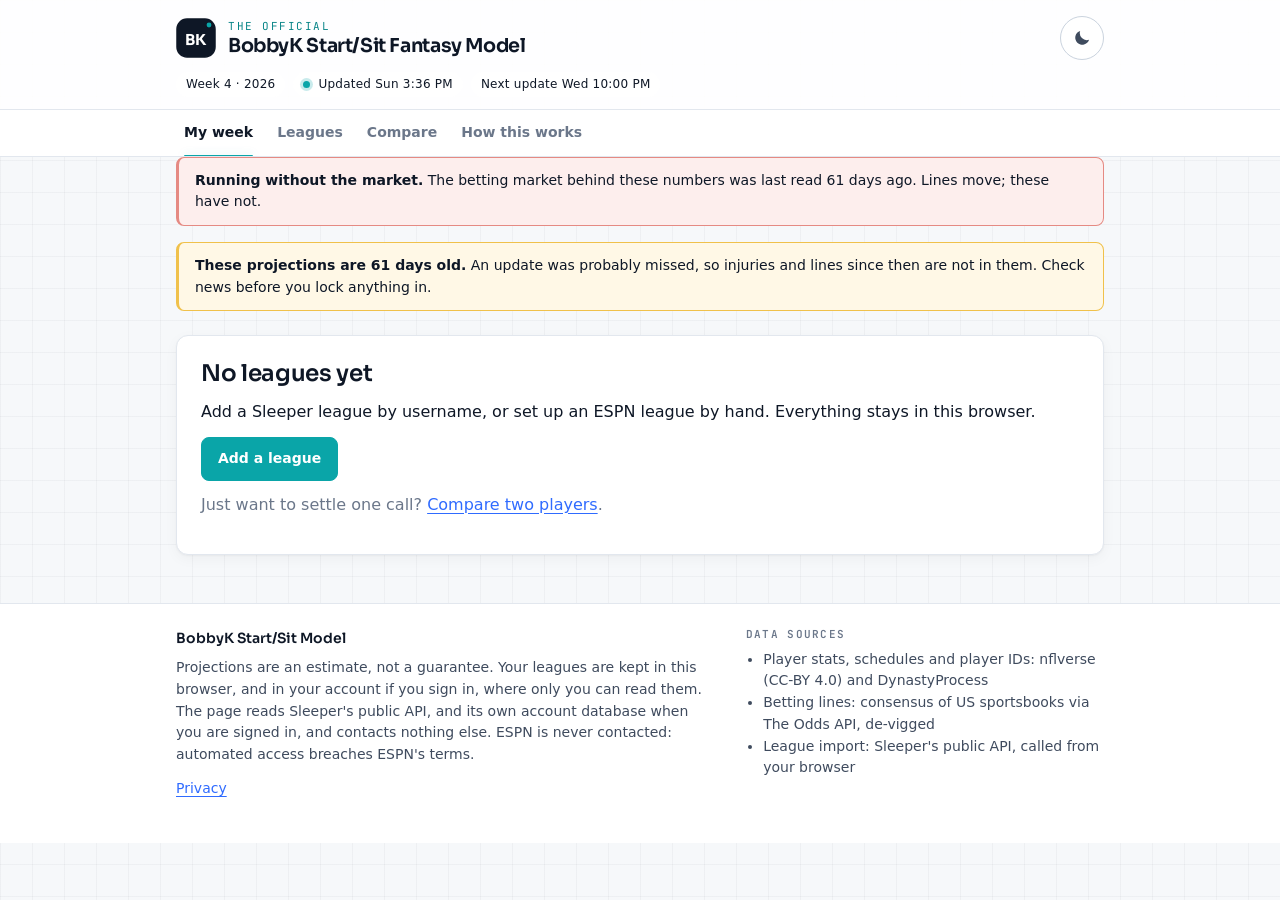
<file: index.html>
<!doctype html>
<html lang="en" data-theme="light">
<head>
<meta charset="utf-8">
<meta name="viewport" content="width=device-width, initial-scale=1">
<meta name="description" content="Start/sit calls for your fantasy lineup from the BobbyK Start/Sit Model, scored with your league's own settings.">
<meta name="theme-color" content="#F6F8FA">
<title>BobbyK Start/Sit Model</title>
<script src="theme.js?v=cae3276f67"></script>
<link rel="stylesheet" href="style.css?v=b65d84ca06">
</head>
<body>
<a class="skip" href="#main">Skip to content</a>
<header class="site-header">
  <div class="wrap header-top">
    <a class="brand" href="./" aria-label="The Official BobbyK Start/Sit Fantasy Model - home">
      <svg class="mark" viewBox="0 0 40 40" aria-hidden="true" focusable="false">
        <rect x="1" y="1" width="38" height="38" rx="10" class="mark-plate"/>
        <text x="19" y="26.5" text-anchor="middle" class="mark-text">BK</text>
        <circle cx="33" cy="7" r="2.4" class="mark-dot"/>
      </svg>
      <span class="brand-text">
        <span class="brand-kicker">The Official</span>
        <span class="brand-name">BobbyK Start/Sit Fantasy Model</span>
      </span>
    </a>
    <button type="button" id="theme-toggle" class="icon-btn" data-action="toggle-theme" aria-label="Switch to dark theme" aria-pressed="false">
      <svg class="icon icon-moon" viewBox="0 0 24 24" aria-hidden="true" focusable="false"><path d="M20.5 14.2A8.5 8.5 0 0 1 9.8 3.5a8.5 8.5 0 1 0 10.7 10.7Z"/></svg>
      <svg class="icon icon-sun" viewBox="0 0 24 24" aria-hidden="true" focusable="false"><circle cx="12" cy="12" r="4.2"/><path d="M12 2.5v2.2M12 19.3v2.2M2.5 12h2.2M19.3 12h2.2M5.3 5.3l1.6 1.6M17.1 17.1l1.6 1.6M5.3 18.7l1.6-1.6M17.1 6.9l1.6-1.6"/></svg>
    </button>
  </div>
  <div class="wrap header-data">
    <div class="status-row">
      <p id="week" class="chip chip-week">Loading&hellip;</p>
      <p id="meta" class="meta"></p>
    </div>
    <div id="accuracy"></div>
    <div id="account" class="account" aria-live="polite"></div>
  </div>
  <nav class="tabs" aria-label="Sections">
    <div class="wrap tabs-inner">
      <button type="button" data-view="week" aria-current="page">My week</button>
      <button type="button" data-view="leagues" aria-current="false">Leagues</button>
      <button type="button" data-view="compare" aria-current="false">Compare</button>
      <button type="button" data-view="how" aria-current="false">How this works</button>
    </div>
  </nav>
</header>

<div class="wrap">
  <div id="market-banner" class="notice notice-bad" role="status" hidden></div>
      <div id="stale-banner" class="notice notice-warn" role="status" hidden></div>
  <div id="sample-banner" class="notice notice-warn sample-banner" role="status" hidden>
    <strong>Sample data.</strong> This week's projections file is not published yet, so everything below uses invented numbers. Do not set a lineup from it.
  </div>
  <main id="main" tabindex="-1">
    <noscript><div class="notice notice-bad">This page needs JavaScript: every calculation runs in your browser.</div></noscript>
  </main>
</div>

<footer class="site-footer">
  <div class="wrap footer-grid">
    <div>
      <p class="footer-brand">BobbyK Start/Sit Model</p>
      <p>Projections are an estimate, not a guarantee. Your leagues are kept in this browser, and in your account if you sign in, where only you can read them. The page reads Sleeper's public API, and its own account database when you are signed in, and contacts nothing else. ESPN is never contacted: automated access breaches ESPN's terms.</p>
      <p><a href="privacy.html">Privacy</a></p>
    </div>
    <div>
      <h2 class="footer-head">Data sources</h2>
      <ul id="attribution" class="attribution"></ul>
    </div>
  </div>
</footer>
<script src="supabase.js?v=73964228a2"></script>
<script src="screenshot-import.js?v=59974bf2cd"></script>
<script src="app.js?v=fba1ea746e"></script>
</body>
</html>
</file>
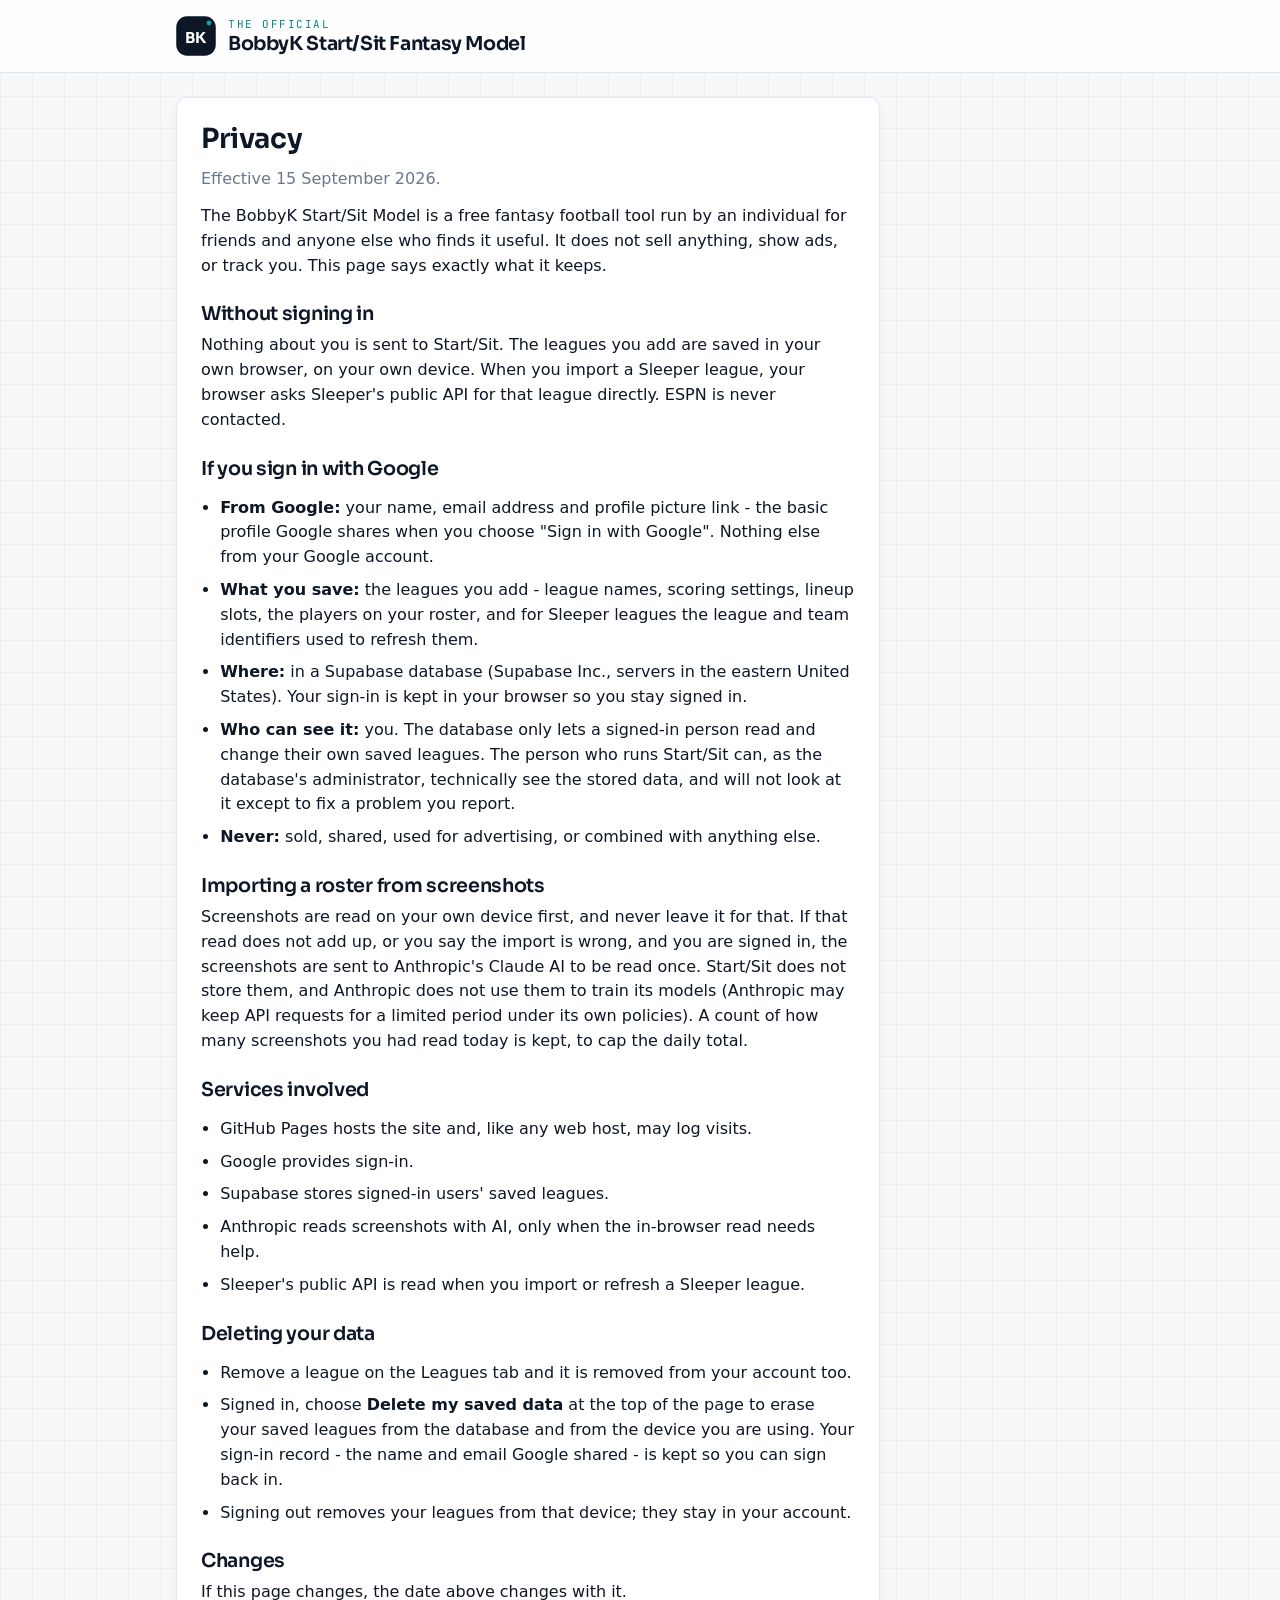
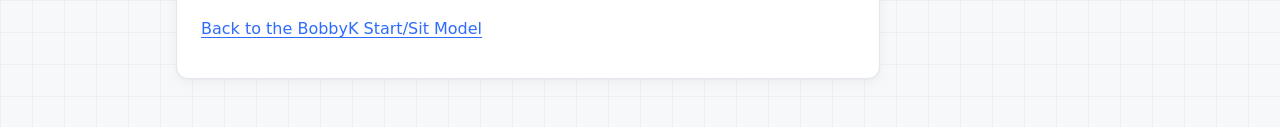
<file: privacy.html>
<!doctype html>
<html lang="en" data-theme="light">
<head>
<meta charset="utf-8">
<meta name="viewport" content="width=device-width, initial-scale=1">
<meta name="description" content="What Start/Sit stores about you, where, and how to delete it.">
<title>Privacy - BobbyK Start/Sit Model</title>
<script src="theme.js?v=cae3276f67"></script>
<link rel="stylesheet" href="style.css?v=b65d84ca06">
</head>
<body>
<header class="site-header">
  <div class="wrap header-top" style="padding-bottom: 1rem">
    <a class="brand" href="./" aria-label="The Official BobbyK Start/Sit Fantasy Model - home">
      <svg class="mark" viewBox="0 0 40 40" aria-hidden="true" focusable="false">
        <rect x="1" y="1" width="38" height="38" rx="10" class="mark-plate"/>
        <text x="19" y="26.5" text-anchor="middle" class="mark-text">BK</text>
        <circle cx="33" cy="7" r="2.4" class="mark-dot"/>
      </svg>
      <span class="brand-text">
        <span class="brand-kicker">The Official</span>
        <span class="brand-name">BobbyK Start/Sit Fantasy Model</span>
      </span>
    </a>
  </div>
</header>

<main id="main" class="wrap">
  <section class="panel prose">
    <h1>Privacy</h1>
    <p class="muted">Effective 15 September 2026.</p>

    <p>The BobbyK Start/Sit Model is a free fantasy football tool run by an individual for friends and anyone else who
    finds it useful. It does not sell anything, show ads, or track you. This page says exactly what it
    keeps.</p>

    <h2>Without signing in</h2>
    <p>Nothing about you is sent to Start/Sit. The leagues you add are saved in your own browser, on
    your own device. When you import a Sleeper league, your browser asks Sleeper's public API for that
    league directly. ESPN is never contacted.</p>

    <h2>If you sign in with Google</h2>
    <ul>
      <li><strong>From Google:</strong> your name, email address and profile picture link - the basic
      profile Google shares when you choose "Sign in with Google". Nothing else from your Google account.</li>
      <li><strong>What you save:</strong> the leagues you add - league names, scoring settings, lineup
      slots, the players on your roster, and for Sleeper leagues the league and team identifiers used to
      refresh them.</li>
      <li><strong>Where:</strong> in a Supabase database (Supabase Inc., servers in the eastern United
      States). Your sign-in is kept in your browser so you stay signed in.</li>
      <li><strong>Who can see it:</strong> you. The database only lets a signed-in person read and change
      their own saved leagues. The person who runs Start/Sit can, as the database's administrator,
      technically see the stored data, and will not look at it except to fix a problem you report.</li>
      <li><strong>Never:</strong> sold, shared, used for advertising, or combined with anything else.</li>
    </ul>

    <h2>Importing a roster from screenshots</h2>
    <p>Screenshots are read on your own device first, and never leave it for that. If that read does
    not add up, or you say the import is wrong, and you are signed in, the screenshots are sent to
    Anthropic's Claude AI to be read once. Start/Sit does not store them, and Anthropic does not use
    them to train its models (Anthropic may keep API requests for a limited period under its own
    policies). A count of how many screenshots you had read today is kept, to cap the daily
    total.</p>

    <h2>Services involved</h2>
    <ul>
      <li>GitHub Pages hosts the site and, like any web host, may log visits.</li>
      <li>Google provides sign-in.</li>
      <li>Supabase stores signed-in users' saved leagues.</li>
      <li>Anthropic reads screenshots with AI, only when the in-browser read needs help.</li>
      <li>Sleeper's public API is read when you import or refresh a Sleeper league.</li>
    </ul>

    <h2>Deleting your data</h2>
    <ul>
      <li>Remove a league on the Leagues tab and it is removed from your account too.</li>
      <li>Signed in, choose <strong>Delete my saved data</strong> at the top of the page to erase your
      saved leagues from the database and from the device you are using. Your sign-in record - the
      name and email Google shared - is kept so you can sign back in.</li>
      <li>Signing out removes your leagues from that device; they stay in your account.</li>
    </ul>

    <h2>Changes</h2>
    <p>If this page changes, the date above changes with it.</p>

    <p><a href="./">Back to the BobbyK Start/Sit Model</a></p>
  </section>
</main>
</body>
</html>
</file>
<file: style.css>
/* The Official BobbyK Start/Sit Fantasy Model.
 *
 * A data provider's page: quiet grey-white ground, white instrument panels, navy ink, one electric
 * teal accent and a data blue for links. Futurism is kept to the undertone - a monospaced face for
 * every number, hairline rules, a faint teal glow on what is active - so the page reads as
 * professional first.
 *
 * Light is the default. Dark is a choice (the header toggle, saved to the device and to a signed-in
 * account), so the dark palette is keyed on [data-theme="dark"], not on the operating system.
 * Components read tokens only; a colour never lives inside a theme block. */

@font-face {
  font-family: "Sora";
  src: url("fonts/sora-latin-wght-normal.woff2") format("woff2");
  font-weight: 100 800;
  font-style: normal;
  font-display: swap;
}
@font-face {
  font-family: "JetBrains Mono";
  src: url("fonts/jetbrains-mono-latin-400-normal.woff2") format("woff2");
  font-weight: 400;
  font-style: normal;
  font-display: swap;
}
@font-face {
  font-family: "JetBrains Mono";
  src: url("fonts/jetbrains-mono-latin-600-normal.woff2") format("woff2");
  font-weight: 600;
  font-style: normal;
  font-display: swap;
}

:root {
  --ground: #f6f8fa;
  --ground-grid: rgba(14, 23, 38, 0.035);
  --surface: #ffffff;
  --surface-2: #f0f3f7;
  --surface-3: #e7ecf2;
  --ink: #0e1726;
  --ink-2: #3f4b5e;
  --ink-3: #6b778a;
  --rule: #e2e7ee;
  --rule-strong: #cad3de;
  --accent: #0aa5a8;
  --accent-strong: #078487;
  --accent-ink: #ffffff;
  --accent-soft: #e2f6f6;
  --glow: rgba(10, 165, 168, 0.22);
  --link: #2f6bff;
  --focus: #2f6bff;
  --shadow: 0 1px 2px rgba(14, 23, 38, 0.04), 0 4px 14px rgba(14, 23, 38, 0.04);

  --clear: #067d80;   --clear-bg: #e2f6f6;
  --lean: #2456d6;    --lean-bg: #e8eeff;
  --thin: #8a5d00;    --thin-bg: #fff3d6;
  --level: #556175;   --level-bg: #eef1f5;
  --forced: #5b49c2;  --forced-bg: #efebff;

  --inj-q: #8a5d00;   --inj-q-bg: #fff3d6;
  --inj-out: #b3261e; --inj-out-bg: #fdeceb;

  --warn-bg: #fff8e6; --warn-rule: #f0c14b;
  --bad-bg: #fdeeed;  --bad-rule: #e58a83;
  --ok-bg: #e6f7f5;   --ok-rule: #5cc9c0;

  --font: system-ui, -apple-system, "Segoe UI", Roboto, "Helvetica Neue", Arial, sans-serif;
  --display: "Sora", var(--font);
  --mono: "JetBrains Mono", ui-monospace, "SF Mono", "Cascadia Mono", Consolas, monospace;

  /* Type scale, 1.2 on a 16px base. */
  --t-2xs: 0.6875rem;
  --t-xs: 0.75rem;
  --t-sm: 0.875rem;
  --t-md: 1rem;
  --t-lg: 1.2rem;
  --t-xl: 1.44rem;
  --t-2xl: 1.728rem;

  --s-1: 0.25rem;
  --s-2: 0.5rem;
  --s-3: 0.75rem;
  --s-4: 1rem;
  --s-5: 1.5rem;
  --s-6: 2rem;

  --radius: 12px;
  --radius-sm: 8px;
}

:root[data-theme="dark"] {
  --ground: #0a111d;
  --ground-grid: rgba(120, 180, 220, 0.045);
  --surface: #0f1827;
  --surface-2: #142033;
  --surface-3: #1a2940;
  --ink: #e6edf6;
  --ink-2: #aab7c9;
  --ink-3: #7d8ba1;
  --rule: #1d2a3e;
  --rule-strong: #2b3b55;
  --accent: #23c4c7;
  --accent-strong: #4fd6d8;
  --accent-ink: #04161a;
  --accent-soft: #0c2c33;
  --glow: rgba(35, 196, 199, 0.28);
  --link: #7fa6ff;
  --focus: #7fa6ff;
  --shadow: 0 1px 2px rgba(0, 0, 0, 0.3), 0 6px 18px rgba(0, 0, 0, 0.25);

  --clear: #5fdcde;   --clear-bg: #0c2c33;
  --lean: #93b2ff;    --lean-bg: #15244a;
  --thin: #f0c870;    --thin-bg: #2d2410;
  --level: #aab7c9;   --level-bg: #182436;
  --forced: #b8a9ff;  --forced-bg: #231d45;

  --inj-q: #f0c870;   --inj-q-bg: #2d2410;
  --inj-out: #ff9d95; --inj-out-bg: #3a1614;

  --warn-bg: #251f0e; --warn-rule: #6b5419;
  --bad-bg: #2c1413;  --bad-rule: #7a302a;
  --ok-bg: #0c2624;   --ok-rule: #1f6f69;
}

*, *::before, *::after { box-sizing: border-box; }

html { -webkit-text-size-adjust: 100%; }

body {
  margin: 0;
  background-color: var(--ground);
  /* A hairline grid, barely there: the one texture on the page. */
  background-image:
    linear-gradient(var(--ground-grid) 1px, transparent 1px),
    linear-gradient(90deg, var(--ground-grid) 1px, transparent 1px);
  background-size: 32px 32px;
  color: var(--ink);
  font-family: var(--font);
  font-size: var(--t-md);
  line-height: 1.55;
  overflow-wrap: break-word;
}

.wrap {
  max-width: 60rem;
  margin: 0 auto;
  padding-inline: var(--s-4);
}

h1, h2, h3, h4 {
  font-family: var(--display);
  line-height: 1.2;
  margin: 0;
  letter-spacing: -0.015em;
  text-wrap: balance;
}
h1 { font-size: var(--t-2xl); font-weight: 650; }
h2 { font-size: var(--t-xl); font-weight: 600; }
h3 { font-size: var(--t-lg); font-weight: 600; }
h4 { font-size: var(--t-md); font-weight: 600; margin-top: var(--s-5); margin-bottom: var(--s-2); }
p { margin: 0 0 var(--s-3); }
code, .mono { font-family: var(--mono); font-size: 0.88em; }

a { color: var(--link); text-underline-offset: 0.18em; }
a:hover { text-decoration-thickness: 2px; }

.num { font-family: var(--mono); font-variant-numeric: tabular-nums; letter-spacing: -0.01em; }
.muted { color: var(--ink-3); }
.small { font-size: var(--t-sm); }
.strong { font-weight: 650; }

:focus-visible {
  outline: 2px solid var(--focus);
  outline-offset: 2px;
  border-radius: 4px;
}
#main:focus { outline: none; }

.skip {
  position: absolute;
  left: var(--s-2);
  top: -3rem;
  background: var(--surface);
  color: var(--ink);
  padding: var(--s-2) var(--s-3);
  border-radius: var(--radius-sm);
  z-index: 10;
}
.skip:focus { top: var(--s-2); }

/* ---- header ---- */

.site-header {
  background: color-mix(in srgb, var(--surface) 92%, transparent);
  border-bottom: 1px solid var(--rule);
}
.header-top {
  display: flex;
  align-items: center;
  justify-content: space-between;
  gap: var(--s-3);
  padding-top: var(--s-4);
}
.brand {
  display: inline-flex;
  align-items: center;
  gap: var(--s-3);
  color: var(--ink);
  text-decoration: none;
  min-width: 0;
}
.brand:hover .mark-plate { stroke: var(--accent); }
.mark { width: 2.5rem; height: 2.5rem; flex: none; }
.mark-plate { fill: var(--ink); stroke: var(--ink); stroke-width: 1.5; transition: stroke 0.2s ease; }
.mark-text {
  fill: var(--surface);
  font-family: var(--display);
  font-weight: 700;
  font-size: 15px;
  letter-spacing: -0.5px;
}
.mark-dot { fill: var(--accent); }
.brand-text { display: flex; flex-direction: column; min-width: 0; }
.brand-kicker {
  font-family: var(--mono);
  font-size: var(--t-2xs);
  letter-spacing: 0.14em;
  text-transform: uppercase;
  color: var(--accent-strong);
}
.brand-name {
  font-family: var(--display);
  font-weight: 650;
  font-size: var(--t-lg);
  letter-spacing: -0.02em;
  line-height: 1.15;
}

.icon-btn {
  appearance: none;
  flex: none;
  display: inline-grid;
  place-items: center;
  width: 44px;
  height: 44px;
  border-radius: 50%;
  border: 1px solid var(--rule-strong);
  background: var(--surface);
  color: var(--ink-2);
  cursor: pointer;
  transition: border-color 0.2s ease, box-shadow 0.2s ease, color 0.2s ease;
}
.icon-btn:hover { color: var(--accent-strong); border-color: var(--accent); box-shadow: 0 0 0 4px var(--glow); }
.icon { width: 20px; height: 20px; fill: none; stroke: currentColor; stroke-width: 1.8; stroke-linecap: round; }
.icon-moon { fill: currentColor; stroke: none; }
:root[data-theme="dark"] .icon-moon { display: none; }
:root:not([data-theme="dark"]) .icon-sun { display: none; }

.header-data { padding-block: var(--s-3) var(--s-3); }
.status-row {
  display: flex;
  flex-wrap: wrap;
  align-items: center;
  gap: var(--s-2);
}
.chip {
  display: inline-flex;
  align-items: center;
  gap: var(--s-2);
  margin: 0;
  font-family: var(--mono);
  font-size: var(--t-xs);
  font-weight: 600;
  letter-spacing: 0.02em;
  color: var(--ink-2);
  background: var(--surface-2);
  border: 1px solid var(--rule);
  border-radius: 999px;
  padding: 0.3rem 0.7rem;
  white-space: nowrap;
}
.chip-week { color: var(--ink); }
.chip-live::before {
  content: "";
  width: 7px;
  height: 7px;
  border-radius: 50%;
  background: var(--accent);
  box-shadow: 0 0 0 3px var(--glow);
}
.meta { display: contents; margin: 0; }

.metrics {
  display: grid;
  grid-template-columns: repeat(3, minmax(0, 1fr));
  gap: 1px;
  margin: var(--s-3) 0 0;
  background: var(--rule);
  border: 1px solid var(--rule);
  border-radius: var(--radius-sm);
  overflow: hidden;
}
.metrics:empty { display: none; }
.metric { background: var(--surface); padding: var(--s-2) var(--s-3); min-width: 0; }
.metric-value {
  display: block;
  font-family: var(--mono);
  font-weight: 600;
  font-size: var(--t-lg);
  color: var(--ink);
  font-variant-numeric: tabular-nums;
}
.metric-label {
  display: block;
  font-family: var(--mono);
  font-size: var(--t-2xs);
  letter-spacing: 0.08em;
  text-transform: uppercase;
  color: var(--ink-3);
}
.metrics-note { grid-column: 1 / -1; background: var(--surface); padding: 0 var(--s-3) var(--s-2); font-size: var(--t-xs); color: var(--ink-3); margin: 0; }

.account {
  display: flex;
  flex-wrap: wrap;
  align-items: center;
  gap: var(--s-2) var(--s-3);
  margin: var(--s-3) 0 0;
  font-size: var(--t-sm);
  color: var(--ink-2);
}
.account:empty { display: none; }
.account .who { font-weight: 600; color: var(--ink); overflow-wrap: anywhere; }
.account > span { font-size: var(--t-xs); color: var(--ink-3); }
.account .synced::before {
  content: "";
  display: inline-block;
  width: 7px;
  height: 7px;
  margin-right: 0.4rem;
  border-radius: 50%;
  background: var(--accent);
  box-shadow: 0 0 0 3px var(--glow);
  vertical-align: 0.1em;
}
.account .sync-bad { color: var(--inj-out); }

.tabs {
  position: sticky;
  top: 0;
  z-index: 5;
  background: color-mix(in srgb, var(--surface) 94%, transparent);
  backdrop-filter: blur(8px);
  border-top: 1px solid var(--rule);
}
.tabs-inner {
  display: flex;
  gap: var(--s-2);
  overflow-x: auto;
  scrollbar-width: none;
}
.tabs button {
  appearance: none;
  position: relative;
  background: none;
  border: 0;
  color: var(--ink-3);
  font: inherit;
  font-size: var(--t-sm);
  font-weight: 600;
  padding: var(--s-3) var(--s-2);
  white-space: nowrap;
  cursor: pointer;
  min-height: 46px;
  transition: color 0.15s ease;
}
.tabs button::after {
  content: "";
  position: absolute;
  left: var(--s-2);
  right: var(--s-2);
  bottom: -1px;
  height: 2px;
  border-radius: 2px;
  background: transparent;
}
.tabs button[aria-current="page"] { color: var(--ink); }
.tabs button[aria-current="page"]::after { background: var(--accent); box-shadow: 0 0 10px var(--glow); }
.tabs button:hover { color: var(--ink); }

/* ---- layout pieces ---- */

main { padding-block: var(--s-5) var(--s-6); display: block; }

.section-head {
  display: flex;
  align-items: flex-end;
  justify-content: space-between;
  gap: var(--s-3);
  flex-wrap: wrap;
  margin-bottom: var(--s-4);
}

.panel {
  background: var(--surface);
  border: 1px solid var(--rule);
  border-radius: var(--radius);
  box-shadow: var(--shadow);
  padding: var(--s-4);
  margin-bottom: var(--s-4);
}
.panel h3 + * { margin-top: var(--s-3); }
.panel > h3:not(:first-child) { margin-top: var(--s-5); }

.card-head {
  display: flex;
  justify-content: space-between;
  align-items: flex-start;
  gap: var(--s-3);
}
.card-head h3 + p { margin-top: var(--s-1); margin-bottom: 0; }
.card-head > p { margin: 0; }
.league-card .card-head { margin-bottom: var(--s-3); }

.empty-state { padding: var(--s-6) var(--s-5); }
.empty-state h2 { margin-bottom: var(--s-3); }

.summary h3 { font-size: var(--t-md); }

.stack { display: flex; flex-direction: column; gap: var(--s-2); margin-bottom: var(--s-3); }
.inline { display: flex; gap: var(--s-2); align-items: stretch; }
.inline.wrap { flex-wrap: wrap; padding: 0; margin: 0; }
.inline input, .inline select { flex: 1 1 auto; min-width: 0; }
.row-form { margin-bottom: var(--s-4); }
.row-form label { display: block; font-weight: 600; font-size: var(--t-sm); margin-bottom: var(--s-1); }

ul.plain { list-style: none; padding: 0; margin: 0 0 var(--s-3); }
ul.plain li { padding: var(--s-1) 0; }

/* ---- controls ---- */

input, select, textarea {
  font: inherit;
  font-size: var(--t-md); /* 16px stops iOS zooming on focus */
  color: var(--ink);
  background: var(--surface);
  border: 1px solid var(--rule-strong);
  border-radius: var(--radius-sm);
  padding: var(--s-2) var(--s-3);
  min-height: 44px;
  width: 100%;
  transition: border-color 0.15s ease, box-shadow 0.15s ease;
}
input:focus, select:focus, textarea:focus {
  outline: none;
  border-color: var(--accent);
  box-shadow: 0 0 0 4px var(--glow);
}
textarea { font-family: var(--mono); font-size: var(--t-sm); min-height: 8rem; resize: vertical; }
label { font-size: var(--t-sm); font-weight: 600; color: var(--ink-2); }

.btn {
  appearance: none;
  display: inline-flex;
  align-items: center;
  justify-content: center;
  gap: var(--s-2);
  font: inherit;
  font-size: var(--t-sm);
  font-weight: 600;
  color: var(--ink);
  background: var(--surface);
  border: 1px solid var(--rule-strong);
  border-radius: var(--radius-sm);
  padding: var(--s-2) var(--s-4);
  min-height: 44px;
  cursor: pointer;
  white-space: nowrap;
  transition: border-color 0.15s ease, box-shadow 0.15s ease, background 0.15s ease;
}
.btn:hover { border-color: var(--accent); box-shadow: 0 0 0 3px var(--glow); }
.btn:disabled { opacity: 0.55; cursor: not-allowed; box-shadow: none; }
.btn-primary { background: var(--accent); border-color: var(--accent); color: var(--accent-ink); }
.btn-primary:hover { background: var(--accent-strong); border-color: var(--accent-strong); }
.btn-small { min-height: 36px; padding: var(--s-1) var(--s-3); }
.btn-danger { color: var(--inj-out); border-color: var(--bad-rule); background: transparent; }
.btn-danger:hover { border-color: var(--inj-out); box-shadow: 0 0 0 3px var(--bad-bg); }
.linkish {
  appearance: none; background: none; border: 0; padding: 0; font: inherit;
  color: var(--link); text-decoration: underline; text-underline-offset: 0.18em; cursor: pointer;
}

.file-btn { position: relative; overflow: hidden; }
.file-btn input {
  position: absolute; inset: 0; opacity: 0; cursor: pointer; min-height: 0; padding: 0;
}
.file-btn:focus-within { outline: 2px solid var(--focus); outline-offset: 2px; }

fieldset { border: 0; padding: 0; margin: 0; }
legend { font-weight: 600; font-size: var(--t-sm); margin-bottom: var(--s-2); color: var(--ink-2); }

.slot-grid {
  display: grid;
  grid-template-columns: repeat(auto-fill, minmax(5.5rem, 1fr));
  gap: var(--s-2);
}
.slot-grid legend { grid-column: 1 / -1; }
.slot-grid label, .score-grid label {
  display: flex;
  flex-direction: column;
  gap: var(--s-1);
  font-weight: 500;
}
.score-grid {
  display: grid;
  grid-template-columns: repeat(auto-fill, minmax(9rem, 1fr));
  gap: var(--s-2) var(--s-3);
}
.score-grid code { font-size: var(--t-xs); color: var(--ink-3); }

details > summary {
  cursor: pointer;
  font-family: var(--display);
  font-weight: 600;
  font-size: var(--t-lg);
  min-height: 32px;
}
details[open] > summary { margin-bottom: var(--s-3); }

/* ---- pills: text as well as colour, never colour alone ---- */

.pill {
  display: inline-block;
  font-family: var(--mono);
  font-size: var(--t-2xs);
  font-weight: 600;
  letter-spacing: 0.06em;
  text-transform: uppercase;
  line-height: 1;
  padding: 0.38em 0.6em;
  border-radius: 6px;
  border: 1px solid color-mix(in srgb, currentColor 35%, transparent);
  vertical-align: 0.12em;
  white-space: nowrap;
}
.grade-clear { color: var(--clear); background: var(--clear-bg); }
.grade-lean { color: var(--lean); background: var(--lean-bg); }
.grade-thin { color: var(--thin); background: var(--thin-bg); }
.grade-level { color: var(--level); background: var(--level-bg); border-style: dashed; }
.grade-forced, .grade-empty, .grade-unmodelled { color: var(--forced); background: var(--forced-bg); }
.grade-locked, .pill-locked { color: var(--ink-2); background: var(--surface-2); }
.inj-questionable { color: var(--inj-q); background: var(--inj-q-bg); }
.inj-out { color: var(--inj-out); background: var(--inj-out-bg); }
.inj-other { color: var(--ink-2); background: var(--surface-2); }
.pill-tier { color: var(--accent-strong); background: var(--accent-soft); }

/* How sure the call is: a thin bar from a coin flip (empty) to certain (full). */
.meter {
  display: block;
  width: 100%;
  max-width: 12rem;
  height: 4px;
  margin: 0.45rem 0 0.1rem;
  border-radius: 4px;
  background: var(--surface-3);
  overflow: hidden;
}
.meter > span {
  display: block;
  height: 100%;
  width: var(--fill, 0%);
  border-radius: 4px;
  background: linear-gradient(90deg, var(--link), var(--accent));
  box-shadow: 0 0 8px var(--glow);
}

/* ---- notices ---- */

.notice {
  background: var(--surface);
  border: 1px solid var(--rule);
  border-left: 3px solid var(--rule-strong);
  border-radius: var(--radius-sm);
  padding: var(--s-3) var(--s-4);
  margin-bottom: var(--s-4);
  font-size: var(--t-sm);
}
.notice ul { margin: var(--s-2) 0; }
.notice .btn { margin-top: var(--s-2); }
.notice-warn { background: var(--warn-bg); border-color: var(--warn-rule); }
.notice-bad { background: var(--bad-bg); border-color: var(--bad-rule); }
.notice-ok { background: var(--ok-bg); border-color: var(--ok-rule); }
.sample-banner { margin-top: var(--s-4); margin-bottom: 0; }
#stale-banner:not([hidden]) { margin-top: var(--s-4); margin-bottom: 0; }

.ok-line { color: var(--clear); }
.note { color: var(--ink-2); font-style: italic; }
.warn { color: var(--inj-q); }

/* Screenshot import. */
.shot-working { display: flex; align-items: center; gap: var(--s-3); margin: var(--s-3) 0 0; color: var(--ink-2); }
.spinner {
  width: 18px; height: 18px; flex: none;
  border-radius: 50%;
  border: 2px solid var(--surface-3);
  border-top-color: var(--accent);
  animation: spin 0.9s linear infinite;
}
@keyframes spin { to { transform: rotate(360deg); } }
.pill-slot { color: var(--accent-strong); background: var(--accent-soft); min-width: 3.2em; text-align: center; }
/* The shape of a player's week: range, then the boom and bust chances. The five coloured labels
   this replaced (high floor, high ceiling, boom or bust, bust risk, steady) went on 16 September
   2026 - a threshold dressed as a fact, where 19% and 21% read as different players. */
.shape { font-size: var(--t-2xs); letter-spacing: 0.02em; white-space: nowrap; }
.shape .num { color: var(--ink-2); }
.shape .muted { letter-spacing: 0.04em; text-transform: uppercase; font-size: 0.92em; }
.shot-list li { justify-content: flex-start; }
.shot-panel { border-color: color-mix(in srgb, var(--accent) 45%, var(--rule)); }
.paste-option { margin-top: var(--s-4); }
.paste-option > summary { font-family: var(--font); font-size: var(--t-sm); font-weight: 600; color: var(--ink-2); }

/* The one-time theme question after a first sign-in. */
.theme-prompt { border-color: var(--accent); box-shadow: 0 0 0 4px var(--glow), var(--shadow); }
.theme-choices { display: flex; flex-wrap: wrap; gap: var(--s-2); margin-top: var(--s-3); }

/* ---- lineup table ---- */

.table-wrap {
  overflow-x: auto;
  -webkit-overflow-scrolling: touch;
  margin: 0 calc(-1 * var(--s-4));
  padding: 0 var(--s-4);
}
table {
  width: 100%;
  border-collapse: collapse;
  font-size: var(--t-sm);
}
th, td {
  text-align: left;
  vertical-align: top;
  padding: var(--s-3) var(--s-2);
  border-bottom: 1px solid var(--rule);
}
thead th {
  font-family: var(--mono);
  font-size: var(--t-2xs);
  text-transform: uppercase;
  letter-spacing: 0.1em;
  color: var(--ink-3);
  font-weight: 600;
  padding-block: var(--s-2);
  border-bottom-color: var(--rule-strong);
}
th.slot {
  font-family: var(--mono);
  font-size: var(--t-xs);
  font-weight: 600;
  color: var(--accent-strong);
  white-space: nowrap;
  width: 1%;
}
table.lineup { min-width: 38rem; }
.r { text-align: right; }
td.num, td .num { font-family: var(--mono); font-variant-numeric: tabular-nums; }
td.r.num { font-weight: 600; font-size: var(--t-md); white-space: nowrap; color: var(--ink); }
.pname { font-weight: 600; }
.psub {
  display: block;
  font-size: var(--t-xs);
  color: var(--ink-3);
  font-weight: 400;
  margin-top: 2px;
}
td.r.num .psub { font-size: var(--t-2xs); }
.psub.warn { color: var(--inj-q); }
.psub.note { color: var(--ink-2); }

/* ---- changes list ---- */

ul.changes { list-style: none; padding: 0; margin: 0; }
ul.changes li {
  display: grid;
  grid-template-columns: 6rem 1fr;
  gap: var(--s-3);
  align-items: start;
  padding: var(--s-3) 0;
  border-top: 1px solid var(--rule);
}
ul.changes li:first-child { border-top: 0; }
ul.changes .pill { justify-self: start; margin-top: 0.2em; }

/* ---- leagues ---- */

.league-list { list-style: none; padding: 0; margin: 0 0 var(--s-4); }
.league-row {
  appearance: none;
  width: 100%;
  text-align: left;
  font: inherit;
  color: inherit;
  background: var(--surface);
  border: 1px solid var(--rule);
  border-radius: var(--radius);
  box-shadow: var(--shadow);
  padding: var(--s-3) var(--s-4);
  margin-bottom: var(--s-2);
  cursor: pointer;
  transition: border-color 0.15s ease, box-shadow 0.15s ease;
}
.league-row:hover { border-color: var(--accent); box-shadow: 0 0 0 3px var(--glow), var(--shadow); }

.roster-list { list-style: none; padding: 0; margin: var(--s-3) 0 0; }
.roster-list li {
  display: flex;
  justify-content: space-between;
  align-items: center;
  gap: var(--s-2);
  padding: var(--s-2) 0;
  border-top: 1px solid var(--rule);
  font-size: var(--t-sm);
}

.picker-results { list-style: none; padding: 0; margin: 0; border-radius: var(--radius-sm); overflow: hidden; }
.picker-results:empty { display: none; }
.picker-results .pick {
  appearance: none;
  display: block;
  width: 100%;
  text-align: left;
  font: inherit;
  color: inherit;
  background: var(--surface-2);
  border: 0;
  border-bottom: 1px solid var(--rule);
  padding: var(--s-2) var(--s-3);
  min-height: 44px;
  cursor: pointer;
}
.picker-results .pick:hover { background: var(--accent-soft); }

.danger-zone { background: transparent; border-style: dashed; box-shadow: none; }

/* ---- compare ---- */

.compare-grid {
  display: grid;
  grid-template-columns: 1fr;
  gap: var(--s-3);
}
@media (min-width: 36rem) {
  .compare-grid { grid-template-columns: 1fr 1fr; }
}
.verdict {
  margin-top: var(--s-4);
  padding-top: var(--s-4);
  border-top: 1px solid var(--rule);
}
.verdict-line { font-family: var(--display); font-size: var(--t-xl); font-weight: 600; margin: var(--s-2) 0; }

/* ---- prose ---- */

.prose { max-width: 44rem; }
.prose h1 { margin-bottom: var(--s-3); }
.prose h2 { font-size: var(--t-lg); margin: var(--s-5) 0 var(--s-2); }
.prose ul { padding-left: 1.2rem; }
.prose li { margin-bottom: var(--s-2); }
dl.grades { display: grid; grid-template-columns: 7rem 1fr; gap: var(--s-2) var(--s-3); margin: var(--s-3) 0; }
dl.grades dt { margin: 0; }
dl.grades dd { margin: 0; font-size: var(--t-sm); }

/* ---- footer ---- */

.site-footer {
  border-top: 1px solid var(--rule);
  background: var(--surface);
  padding-block: var(--s-5) var(--s-6);
  font-size: var(--t-sm);
  color: var(--ink-2);
}
.footer-grid { display: grid; gap: var(--s-4); }
@media (min-width: 48rem) {
  .footer-grid { grid-template-columns: 3fr 2fr; gap: var(--s-6); }
}
.footer-brand { font-family: var(--display); font-weight: 600; color: var(--ink); margin-bottom: var(--s-2); }
.footer-head {
  font-family: var(--mono);
  font-size: var(--t-2xs);
  text-transform: uppercase;
  letter-spacing: 0.12em;
  color: var(--ink-3);
  margin: 0 0 var(--s-2);
}
.attribution { margin: 0; padding-left: 1.1rem; }

/* On a phone the lineup is a list, not a table. Five columns at 400px pushed the call - the one
   column anyone opens the page for - off the right edge behind a sideways scroll. */
@media (max-width: 47.99rem) {
  .brand-name { font-size: var(--t-md); }
  .metric-value { font-size: var(--t-md); }
  .metric { padding: var(--s-2); }
  .metric-label { letter-spacing: 0.04em; }
  .header-data { padding-block: var(--s-2) var(--s-3); }
  table.lineup { min-width: 0; }
  table.lineup thead { position: absolute; width: 1px; height: 1px; overflow: hidden; clip: rect(0 0 0 0); }
  table.lineup tr {
    display: grid;
    grid-template-columns: 3.25rem 1fr auto;
    column-gap: var(--s-2);
    padding-block: var(--s-3);
    border-bottom: 1px solid var(--rule);
  }
  table.lineup th, table.lineup td { border-bottom: 0; padding: 0 0 var(--s-1); }
  table.lineup td.call, table.lineup td.alt { grid-column: 2 / -1; }
  table.lineup td.alt::before {
    content: attr(data-label) ": ";
    color: var(--ink-3);
    font-size: var(--t-xs);
  }
}

@media (min-width: 48rem) {
  .panel { padding: var(--s-5); }
  .table-wrap { margin: 0; padding: 0; }
  table.lineup { min-width: 0; }
}

@media (prefers-reduced-motion: reduce) {
  *, *::before, *::after {
    animation-duration: 0.01ms !important;
    animation-iteration-count: 1 !important;
    transition-duration: 0.01ms !important;
    scroll-behavior: auto !important;
  }
}

/* The bench table. Same shape as the lineup above it, quieter: these are the calls not made. */
.lineup.bench th.slot { color: var(--ink-3); font-weight: 500; }
.lineup.bench td.why { color: var(--ink-2); font-size: var(--t-xs); }


/* ---- Roster moves: waivers, trades, and the switch you already made ---------------------------
   The page holds ESPN rosters by hand, so these are the controls that keep it honest between
   Wednesday's waivers and a Sunday trade. */
.notice-ask { border-left: 3px solid var(--accent); background: var(--surface-2); }
.waiver-ask-list li { display: flex; align-items: center; justify-content: space-between;
  gap: 12px; padding: 5px 0; }
.tx-panel .card-head { align-items: center; }
.tx-roster { max-height: 15rem; overflow-y: auto; }
.picker-results .pick.picked { font-weight: 600; color: var(--accent); }
.chips { display: flex; flex-wrap: wrap; gap: 6px; margin-top: 8px; }
.chip { border: 1px solid var(--line); border-radius: 999px; background: var(--surface);
  color: var(--ink); font: inherit; font-size: var(--t-xs); padding: 3px 10px; cursor: pointer; }
.chip:hover { border-color: var(--accent); color: var(--accent); }
.btn-quiet { background: transparent; border-color: var(--line); color: var(--ink-2); }
/* The one-line reason under a call. Michael, 19 September 2026: brief, conversational, and it
   explains WHY rather than repeating how big the gap is. */
.psub.why { color: var(--ink-2); font-style: italic; }


/* The screenshot drop zone. Win+Shift+S leaves the snip on the clipboard and nowhere else, so
   paste and drag are the two paths a file button cannot serve. */
.shot-drop { border: 1px dashed var(--line); border-radius: 10px; padding: 14px;
  text-align: center; transition: border-color .15s ease, background .15s ease; }
.shot-drop.dropping { border-color: var(--accent); background: var(--surface-2); }
.shot-drop-hint { margin: 10px 0 0; }
.shot-drop-hint kbd { font-family: var(--mono, monospace); font-size: .9em; border: 1px solid var(--line);
  border-bottom-width: 2px; border-radius: 4px; padding: 1px 5px; background: var(--surface); }

/* The roster-move buttons, in the league header beside the name and platform. */
.league-moves { display: flex; gap: 8px; flex-wrap: wrap; }

/* Setting the current lineup: once, then the page keeps it. Replaces "paste the roster again". */
.lineup-set-grid { display: grid; gap: 8px; }
.lineup-set-row { display: grid; grid-template-columns: 5.5rem 1fr; align-items: center; gap: 10px; }
.lineup-set-row .slot { font-size: var(--t-2xs); letter-spacing: .06em; text-transform: uppercase;
  color: var(--ink-3); }
.lineup-set-row select { width: 100%; padding: 6px 8px; font: inherit; }
@media (max-width: 30rem) { .lineup-set-row { grid-template-columns: 1fr; gap: 2px; } }
</file>
